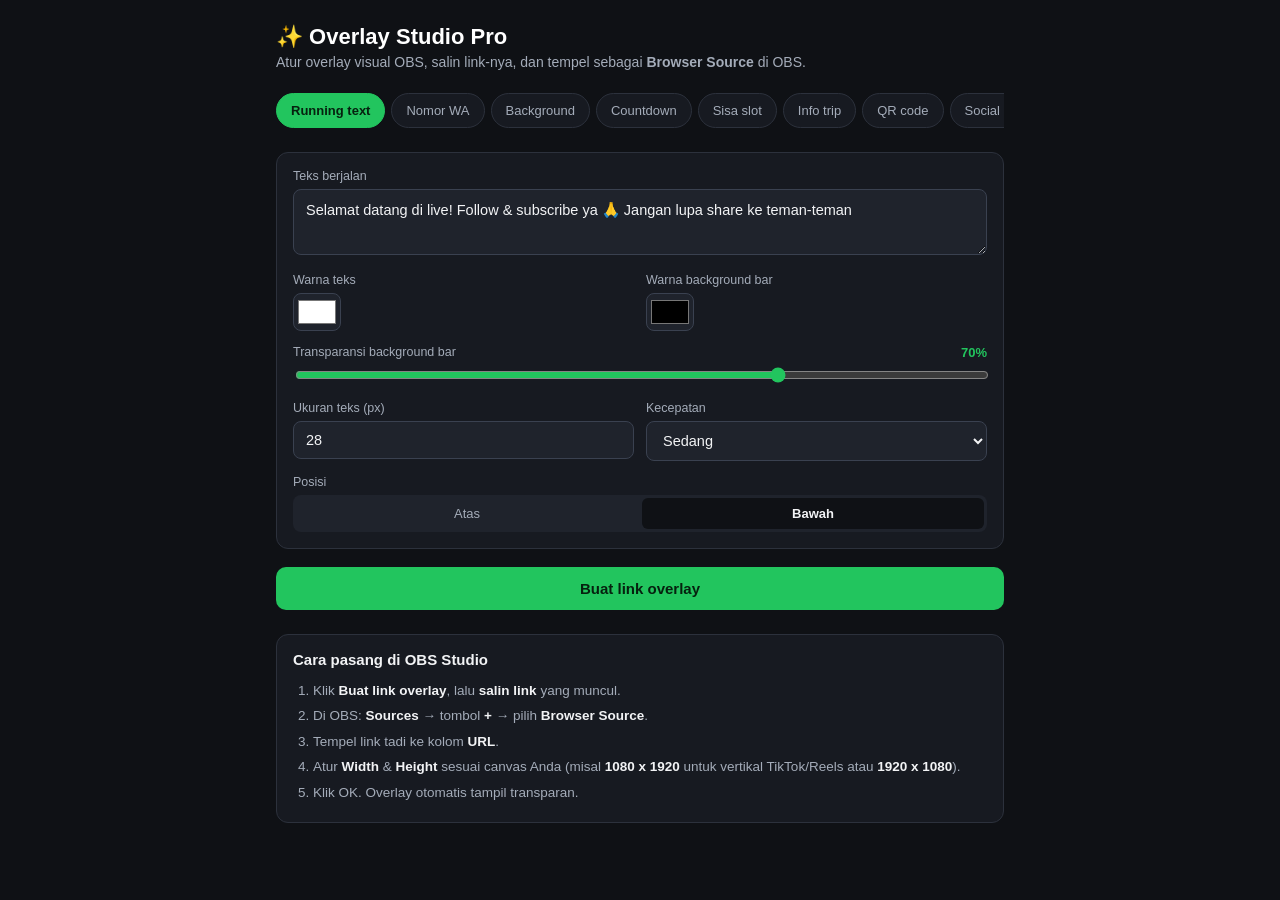
<file: index.html>
<!DOCTYPE html>
<html lang="id">
<head>
  <meta charset="UTF-8">
  <meta name="viewport" content="width=device-width, initial-scale=1, viewport-fit=cover">
  <title>Overlay Studio - OBS Overlay Generator Pro</title>
  <link rel="stylesheet" href="style.css">
</head>
<body>

<div id="editor" class="wrap">
  <h1>✨ Overlay Studio Pro</h1>
  <p class="sub">Atur overlay visual OBS, salin link-nya, dan tempel sebagai <b>Browser Source</b> di OBS.</p>

  <div class="tabs">
    <div class="tab active" data-tab="runningtext">Running text</div>
    <div class="tab" data-tab="wa">Nomor WA</div>
    <div class="tab" data-tab="bg">Background</div>
    <div class="tab" data-tab="countdown">Countdown</div>
    <div class="tab" data-tab="slot">Sisa slot</div>
    <div class="tab" data-tab="trip">Info trip</div>
    <div class="tab" data-tab="qr">QR code</div>
    <div class="tab" data-tab="social">Social bar</div>
    <div class="tab" data-tab="alert">Alert manual</div>
    <div class="tab" data-tab="frame">Bingkai</div>
    <div class="tab" data-tab="livebadge">Live badge</div>
    <div class="tab" data-tab="camcircle">Kamera bulat</div>
    <div class="tab" data-tab="splitline">Garis pemisah</div>
    <div class="tab" data-tab="animtitle">Judul animasi</div>
  </div>

  <!-- RUNNING TEXT -->
  <div class="panel active" id="panel-runningtext">
    <div class="card">
      <div class="row">
        <label>Teks berjalan</label>
        <textarea id="rt-text">Selamat datang di live! Follow & subscribe ya 🙏 Jangan lupa share ke teman-teman</textarea>
      </div>
      <div class="row two-col">
        <div>
          <label>Warna teks</label>
          <div class="color-row"><input type="color" id="rt-color" value="#ffffff"></div>
        </div>
        <div>
          <label>Warna background bar</label>
          <div class="color-row"><input type="color" id="rt-bgcolor" value="#000000"></div>
        </div>
      </div>
      <div class="row">
        <label>Transparansi background bar<span class="range-val" id="rt-opacity-val">70%</span></label>
        <input type="range" id="rt-opacity" min="0" max="100" value="70">
      </div>
      <div class="row two-col">
        <div>
          <label>Ukuran teks (px)</label>
          <input type="number" id="rt-size" value="28" min="10" max="80">
        </div>
        <div>
          <label>Kecepatan</label>
          <select id="rt-speed">
            <option value="35">Lambat</option>
            <option value="20" selected>Sedang</option>
            <option value="10">Cepat</option>
          </select>
        </div>
      </div>
      <div class="row">
        <label>Posisi</label>
        <div class="segment">
          <button data-val="top" class="pos-btn">Atas</button>
          <button data-val="bottom" class="pos-btn active">Bawah</button>
        </div>
      </div>
    </div>
    <button class="btn" onclick="generateLink('runningtext')">Buat link overlay</button>
    <div class="link-box" id="link-runningtext"></div>
    <button class="preview-btn" id="preview-runningtext" style="display:none">Lihat pratinjau</button>
  </div>

  <!-- WA -->
  <div class="panel" id="panel-wa">
    <div class="card">
      <div class="row">
        <label>Nomor WhatsApp (tampil sebagai teks)</label>
        <input type="text" id="wa-number" placeholder="0812-3456-7890" value="0812-3456-7890">
      </div>
      <div class="row">
        <label>Label kecil di atas nomor (opsional)</label>
        <input type="text" id="wa-label" placeholder="Order via WA" value="Order via WhatsApp">
      </div>
      <div class="row two-col">
        <div>
          <label>Warna teks</label>
          <div class="color-row"><input type="color" id="wa-color" value="#ffffff"></div>
        </div>
        <div>
          <label>Warna badge</label>
          <div class="color-row"><input type="color" id="wa-bgcolor" value="#22c55e"></div>
        </div>
      </div>
      <div class="row">
        <label>Efek Animasi</label>
        <div class="segment">
          <button data-val="pulse" class="wa-effect active">Berdenyut</button>
          <button data-val="bounce" class="wa-effect">Memantul</button>
          <button data-val="glow" class="wa-effect">Glow Ripple</button>
          <button data-val="static" class="wa-effect">Diam</button>
        </div>
      </div>
      <div class="row">
        <label>Posisi</label>
        <select id="wa-pos">
          <option value="bottom-right" selected>Kanan bawah</option>
          <option value="bottom-left">Kiri bawah</option>
          <option value="top-right">Kanan atas</option>
          <option value="top-left">Kiri atas</option>
        </select>
      </div>
    </div>
    <button class="btn" onclick="generateLink('wa')">Buat link overlay</button>
    <div class="link-box" id="link-wa"></div>
    <button class="preview-btn" id="preview-wa" style="display:none">Lihat pratinjau</button>
  </div>

  <!-- BG -->
  <div class="panel" id="panel-bg">
    <div class="card">
      <div class="row">
        <label>Gaya background</label>
        <select id="bg-style">
          <option value="particles">Partikel melayang</option>
          <option value="gradient">Gradasi bergerak</option>
          <option value="bokeh">Bokeh lingkaran</option>
          <option value="grid">Grid neon bergerak</option>
        </select>
      </div>
      <div class="row two-col">
        <div>
          <label>Warna utama</label>
          <div class="color-row"><input type="color" id="bg-color1" value="#22c55e"></div>
        </div>
        <div>
          <label>Warna kedua</label>
          <div class="color-row"><input type="color" id="bg-color2" value="#ec4899"></div>
        </div>
      </div>
      <div class="row">
        <label>Kecepatan animasi<span class="range-val" id="bg-speed-val">Sedang</span></label>
        <input type="range" id="bg-speed" min="1" max="3" value="2">
      </div>
      <div class="hint">Background ini transparan — cocok ditaruh sebagai layer paling belakang di OBS, di bawah kamera Anda.</div>
    </div>
    <button class="btn" onclick="generateLink('bg')">Buat link overlay</button>
    <div class="link-box" id="link-bg"></div>
    <button class="preview-btn" id="preview-bg" style="display:none">Lihat pratinjau</button>
  </div>

  <!-- COUNTDOWN -->
  <div class="panel" id="panel-countdown">
    <div class="card">
      <div class="row">
        <label>Judul kecil</label>
        <input type="text" id="cd-title" value="Berangkat dalam">
      </div>
      <div class="row">
        <label>Tanggal & jam target</label>
        <input type="text" id="cd-target" placeholder="2026-10-05T06:00" value="">
        <div class="hint">Format: YYYY-MM-DD lalu jam, misal 2026-10-05T06:00 (jam 6 pagi tgl 5 Okt 2026).</div>
      </div>
      <div class="row two-col">
        <div>
          <label>Warna teks</label>
          <div class="color-row"><input type="color" id="cd-color" value="#ffffff"></div>
        </div>
        <div>
          <label>Warna badge</label>
          <div class="color-row"><input type="color" id="cd-bgcolor" value="#15803d"></div>
        </div>
      </div>
      <div class="row">
        <label>Posisi</label>
        <select id="cd-pos">
          <option value="top-center" selected>Tengah atas</option>
          <option value="top-right">Kanan atas</option>
          <option value="top-left">Kiri atas</option>
          <option value="bottom-center">Tengah bawah</option>
        </select>
      </div>
    </div>
    <button class="btn" onclick="generateLink('countdown')">Buat link overlay</button>
    <div class="link-box" id="link-countdown"></div>
    <button class="preview-btn" id="preview-countdown" style="display:none">Lihat pratinjau</button>
  </div>

  <!-- SLOT -->
  <div class="panel" id="panel-slot">
    <div class="card">
      <div class="row two-col">
        <div>
          <label>Sisa slot</label>
          <input type="number" id="slot-sisa" value="4" min="0">
        </div>
        <div>
          <label>Total kuota</label>
          <input type="number" id="slot-total" value="15" min="1">
        </div>
      </div>
      <div class="row">
        <label>Teks tambahan (opsional)</label>
        <input type="text" id="slot-label" value="Slot pendakian tersisa">
      </div>
      <div class="row two-col">
        <div>
          <label>Warna teks</label>
          <div class="color-row"><input type="color" id="slot-color" value="#ffffff"></div>
        </div>
        <div>
          <label>Warna badge</label>
          <div class="color-row"><input type="color" id="slot-bgcolor" value="#d97706"></div>
        </div>
      </div>
      <div class="row">
        <label>Posisi</label>
        <select id="slot-pos">
          <option value="top-right" selected>Kanan atas</option>
          <option value="top-left">Kiri atas</option>
          <option value="bottom-right">Kanan bawah</option>
          <option value="bottom-left">Kiri bawah</option>
        </select>
      </div>
    </div>
    <button class="btn" onclick="generateLink('slot')">Buat link overlay</button>
    <div class="link-box" id="link-slot"></div>
    <button class="preview-btn" id="preview-slot" style="display:none">Lihat pratinjau</button>
  </div>

  <!-- TRIP INFO -->
  <div class="panel" id="panel-trip">
    <div class="card">
      <div class="row">
        <label>Nama gunung / trip</label>
        <input type="text" id="trip-nama" value="Gunung Prau via Patak Banteng">
      </div>
      <div class="row two-col">
        <div>
          <label>Tanggal</label>
          <input type="text" id="trip-tanggal" value="5-6 Okt 2026">
        </div>
        <div>
          <label>Harga</label>
          <input type="text" id="trip-harga" value="Rp350.000">
        </div>
      </div>
      <div class="row">
        <label>Fasilitas singkat (opsional)</label>
        <input type="text" id="trip-fasilitas" value="Termasuk: guide, tenda, makan 3x">
      </div>
      <div class="row two-col">
        <div>
          <label>Warna teks</label>
          <div class="color-row"><input type="color" id="trip-color" value="#ffffff"></div>
        </div>
        <div>
          <label>Warna panel</label>
          <div class="color-row"><input type="color" id="trip-bgcolor" value="#1e3a2f"></div>
        </div>
      </div>
    </div>
    <button class="btn" onclick="generateLink('trip')">Buat link overlay</button>
    <div class="link-box" id="link-trip"></div>
    <button class="preview-btn" id="preview-trip" style="display:none">Lihat pratinjau</button>
  </div>

  <!-- QR -->
  <div class="panel" id="panel-qr">
    <div class="card">
      <div class="row">
        <label>Isi QR (link pendaftaran / wa.me / dll)</label>
        <input type="text" id="qr-data" value="https://wa.me/6281234567890">
      </div>
      <div class="row">
        <label>Label di bawah QR</label>
        <input type="text" id="qr-label" value="Scan untuk daftar">
      </div>
      <div class="row">
        <label>Posisi</label>
        <select id="qr-pos">
          <option value="bottom-right" selected>Kanan bawah</option>
          <option value="bottom-left">Kiri bawah</option>
          <option value="top-right">Kanan atas</option>
          <option value="top-left">Kiri atas</option>
        </select>
      </div>
    </div>
    <button class="btn" onclick="generateLink('qr')">Buat link overlay</button>
    <div class="link-box" id="link-qr"></div>
    <button class="preview-btn" id="preview-qr" style="display:none">Lihat pratinjau</button>
  </div>

  <!-- SOCIAL BAR -->
  <div class="panel" id="panel-social">
    <div class="card">
      <div class="row">
        <label>Instagram</label>
        <input type="text" id="soc-ig" value="@opentrip.id">
      </div>
      <div class="row">
        <label>TikTok</label>
        <input type="text" id="soc-tiktok" value="@opentrip.id">
      </div>
      <div class="row">
        <label>WhatsApp</label>
        <input type="text" id="soc-wa" value="0812-3456-7890">
      </div>
      <div class="row two-col">
        <div>
          <label>Warna teks</label>
          <div class="color-row"><input type="color" id="soc-color" value="#ffffff"></div>
        </div>
        <div>
          <label>Warna bar</label>
          <div class="color-row"><input type="color" id="soc-bgcolor" value="#0f172a"></div>
        </div>
      </div>
      <div class="row">
        <label>Posisi</label>
        <select id="soc-pos">
          <option value="top" selected>Bar atas</option>
          <option value="bottom">Bar bawah</option>
        </select>
      </div>
    </div>
    <button class="btn" onclick="generateLink('social')">Buat link overlay</button>
    <div class="link-box" id="link-social"></div>
    <button class="preview-btn" id="preview-social" style="display:none">Lihat pratinjau</button>
  </div>

  <!-- ALERT MANUAL -->
  <div class="panel" id="panel-alert">
    <div class="card">
      <div class="row">
        <label>Teks alert</label>
        <input type="text" id="alert-text" value="Pendaftar baru masuk!">
      </div>
      <div class="row two-col">
        <div>
          <label>Warna teks</label>
          <div class="color-row"><input type="color" id="alert-color" value="#ffffff"></div>
        </div>
        <div>
          <label>Warna badge</label>
          <div class="color-row"><input type="color" id="alert-bgcolor" value="#ec4899"></div>
        </div>
      </div>
      <div class="row">
        <label>Muncul selama (detik)</label>
        <input type="number" id="alert-durasi" value="5" min="2" max="30">
      </div>
    </div>
    <button class="btn" onclick="generateLink('alert')">Buat link overlay</button>
    <div class="link-box" id="link-alert"></div>
    <button class="preview-btn" id="preview-alert" style="display:none">Lihat pratinjau</button>
  </div>

  <!-- FRAME -->
  <div class="panel" id="panel-frame">
    <div class="card">
      <div class="row">
        <label>Warna bingkai</label>
        <div class="color-row"><input type="color" id="frame-color" value="#22c55e"></div>
      </div>
      <div class="row">
        <label>Gaya Bingkai</label>
        <select id="frame-style">
          <option value="corners">Sudut saja</option>
          <option value="full" selected>Garis penuh tepi</option>
          <option value="sparkle">Garis + kilau bergerak</option>
        </select>
      </div>
      <div class="row">
        <label>Ketebalan (px)</label>
        <input type="number" id="frame-thick" value="6" min="2" max="20">
      </div>
    </div>
    <button class="btn" onclick="generateLink('frame')">Buat link overlay</button>
    <div class="link-box" id="link-frame"></div>
    <button class="preview-btn" id="preview-frame" style="display:none">Lihat pratinjau</button>
  </div>

  <!-- LIVE BADGE -->
  <div class="panel" id="panel-livebadge">
    <div class="card">
      <div class="row">
        <label>Teks badge</label>
        <input type="text" id="lb-text" value="Live di TikTok & YouTube">
      </div>
      <div class="row two-col">
        <div>
          <label>Warna teks</label>
          <div class="color-row"><input type="color" id="lb-color" value="#111111"></div>
        </div>
        <div>
          <label>Warna badge</label>
          <div class="color-row"><input type="color" id="lb-bgcolor" value="#ffffff"></div>
        </div>
      </div>
      <div class="row">
        <label>Posisi</label>
        <select id="lb-pos">
          <option value="top-center" selected>Tengah atas</option>
          <option value="center">Tengah layar</option>
          <option value="bottom-center">Tengah bawah</option>
        </select>
      </div>
      <div class="hint">Memiliki ikon titik merah berkedip khas siaran LIVE / REC otomatis di sebelah teks.</div>
    </div>
    <button class="btn" onclick="generateLink('livebadge')">Buat link overlay</button>
    <div class="link-box" id="link-livebadge"></div>
    <button class="preview-btn" id="preview-livebadge" style="display:none">Lihat pratinjau</button>
  </div>

  <!-- CAMERA CIRCLE -->
  <div class="panel" id="panel-camcircle">
    <div class="card">
      <div class="row">
        <label>Ukuran lingkaran</label>
        <select id="cc-size">
          <option value="180">Kecil (180px)</option>
          <option value="260" selected>Sedang (260px)</option>
          <option value="340">Besar (340px)</option>
        </select>
      </div>
      <div class="row">
        <label>Gaya Animasi Ring</label>
        <select id="cc-anim">
          <option value="glow-spin" selected>✨ Neon Glow Spin (Berputar)</option>
          <option value="cyber-tech">🌐 Cyber Tech Ring (Dashed Spin)</option>
          <option value="pulse-wave">🌊 Pulse Wave (Berdenyut)</option>
          <option value="static">⏸️ Statis Elegan</option>
        </select>
      </div>
      <div class="row">
        <label>Posisi</label>
        <select id="cc-pos">
          <option value="bottom-right" selected>Kanan bawah</option>
          <option value="bottom-left">Kiri bawah</option>
          <option value="top-right">Kanan atas</option>
          <option value="top-left">Kiri atas</option>
        </select>
      </div>
      <div class="row two-col">
        <div>
          <label>Warna border</label>
          <div class="color-row"><input type="color" id="cc-bordercolor" value="#22c55e"></div>
        </div>
        <div>
          <label>Ketebalan border (px)</label>
          <input type="number" id="cc-borderthick" value="6" min="2" max="20">
        </div>
      </div>
    </div>
    <button class="btn" onclick="generateLink('camcircle')">Buat link overlay</button>
    <div class="link-box" id="link-camcircle"></div>
    <button class="preview-btn" id="preview-camcircle" style="display:none">Lihat pratinjau</button>
  </div>

  <!-- SPLIT LINE -->
  <div class="panel" id="panel-splitline">
    <div class="card">
      <div class="row">
        <label>Gaya Animasi Garis Pemisah</label>
        <select id="split-anim">
          <option value="laser-beam" selected>⚡ Laser Sweep (Cahaya Jalan)</option>
          <option value="rgb-flow">🌈 RGB Gradient Flow</option>
          <option value="neon-pulse">🔮 Neon Glow Pulse</option>
          <option value="static">⏸️ Garis Solid Statis</option>
        </select>
      </div>
      <div class="row">
        <label>Posisi garis</label>
        <select id="split-pos">
          <option value="50" selected>Tengah (50%)</option>
          <option value="40">Lebih ke atas (40%)</option>
          <option value="60">Lebih ke bawah (60%)</option>
        </select>
      </div>
      <div class="row two-col">
        <div>
          <label>Warna garis</label>
          <div class="color-row"><input type="color" id="split-color" value="#3b82f6"></div>
        </div>
        <div>
          <label>Ketebalan (px)</label>
          <input type="number" id="split-thick" value="6" min="2" max="20">
        </div>
      </div>
    </div>
    <button class="btn" onclick="generateLink('splitline')">Buat link overlay</button>
    <div class="link-box" id="link-splitline"></div>
    <button class="preview-btn" id="preview-splitline" style="display:none">Lihat pratinjau</button>
  </div>

  <!-- ANIMATED TITLE -->
  <div class="panel" id="panel-animtitle">
    <div class="card">
      <div class="row">
        <label>Teks judul</label>
        <input type="text" id="at-text" value="CITO ADVENTURE" maxlength="30" autocomplete="off">
        <div class="hint">Huruf A sampai Z dan spasi.</div>
      </div>
      <div class="row">
        <label>Tema warna</label>
        <select id="at-theme">
          <option value="0">Asli (Ungu - Biru)</option>
          <option value="1">Laut (Biru - Cyan)</option>
          <option value="2">Sunset (Oranye - Merah)</option>
          <option value="3">Neon (Hijau - Pink)</option>
          <option value="4">Hutan (Hijau Zaitun)</option>
          <option value="5" selected>🎨 Kustom (Pakai 2 warna di bawah)</option>
        </select>
      </div>
      <div class="row two-col">
        <div>
          <label>Warna awal (Kustom)</label>
          <div class="color-row"><input type="color" id="at-c1" value="#973bed"></div>
        </div>
        <div>
          <label>Warna akhir (Kustom)</label>
          <div class="color-row"><input type="color" id="at-c2" value="#007cff"></div>
        </div>
      </div>
      <div class="row two-col">
        <div>
          <label>Ukuran huruf</label>
          <select id="at-size">
            <option value="60">Kecil</option>
            <option value="100" selected>Sedang</option>
            <option value="160">Besar</option>
          </select>
        </div>
        <div>
          <label>Posisi</label>
          <select id="at-pos">
            <option value="center" selected>Tengah layar</option>
            <option value="top-center">Tengah atas</option>
            <option value="bottom-center">Tengah bawah</option>
          </select>
        </div>
      </div>
    </div>
    <button class="btn" onclick="generateLink('animtitle')">Buat link overlay</button>
    <div class="link-box" id="link-animtitle"></div>
    <button class="preview-btn" id="preview-animtitle" style="display:none">Lihat pratinjau</button>
  </div>

  <div class="obs-steps">
    <h3>Cara pasang di OBS Studio</h3>
    <ol>
      <li>Klik <b>Buat link overlay</b>, lalu <b>salin link</b> yang muncul.</li>
      <li>Di OBS: <b>Sources</b> → tombol <b>+</b> → pilih <b>Browser Source</b>.</li>
      <li>Tempel link tadi ke kolom <b>URL</b>.</li>
      <li>Atur <b>Width</b> & <b>Height</b> sesuai canvas Anda (misal <b>1080 x 1920</b> untuk vertikal TikTok/Reels atau <b>1920 x 1080</b>).</li>
      <li>Klik OK. Overlay otomatis tampil transparan.</li>
    </ol>
  </div>
</div>

<!-- OVERLAY RENDER TARGETS -->
<div id="ov-runningtext" style="display:none"></div>
<div id="ov-wa" style="display:none"></div>
<div id="ov-bg" style="display:none"></div>
<div id="ov-countdown" style="display:none"></div>
<div id="ov-slot" style="display:none"></div>
<div id="ov-trip" style="display:none"></div>
<div id="ov-qr" style="display:none"></div>
<div id="ov-social" style="display:none"></div>
<div id="ov-alert" style="display:none"></div>
<div id="ov-frame" style="display:none"></div>
<div id="ov-livebadge" style="display:none"></div>
<div id="ov-camcircle" style="display:none"></div>
<div id="ov-splitline" style="display:none"></div>
<div id="ov-animtitle" style="display:none"></div>

<script src="editor.js"></script>
<script src="overlay.js"></script>

</body>
</html>
</file>
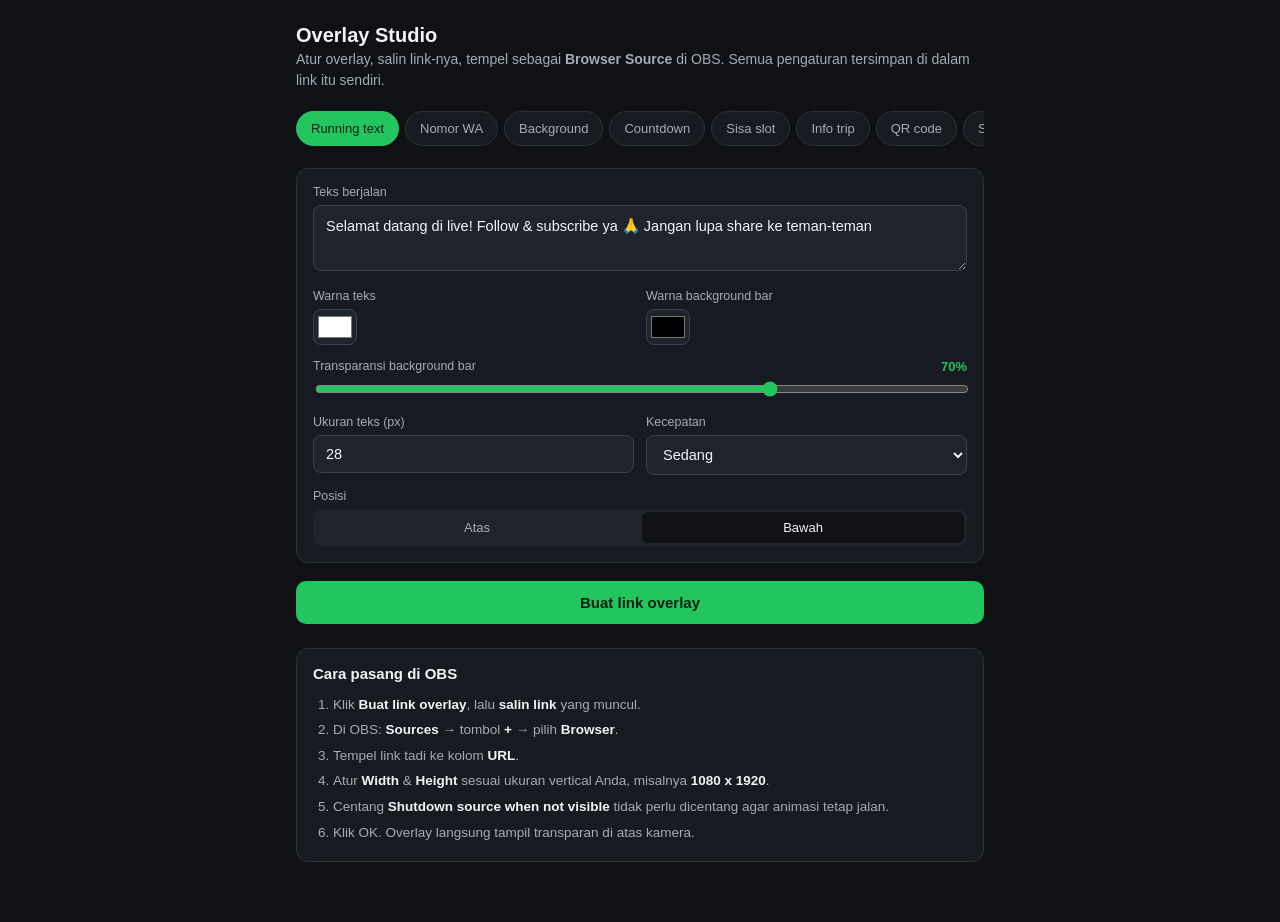
<file: Index.html>
<!DOCTYPE html>
<html lang="id">
<head>
<meta charset="UTF-8">
<meta name="viewport" content="width=device-width, initial-scale=1, viewport-fit=cover">
<title>Overlay Studio - OBS Overlay Generator</title>
<style>
  :root {
    --bg0: #0f1115; --bg1: #171a21; --bg2: #1f232c;
    --border: #2c313c; --border-strong: #3a4150;
    --text-primary: #f2f3f5; --text-secondary: #a4acb9; --text-muted: #6b7280;
    --accent: #22c55e; --accent-dark: #15803d;
    --pink: #ec4899; --blue: #3b82f6; --amber: #f59e0b;
    --radius: 10px;
  }
  * { box-sizing: border-box; }
  html, body {
    margin: 0; padding: 0;
    background: var(--bg0);
    color: var(--text-primary);
    font-family: -apple-system, BlinkMacSystemFont, "Segoe UI", Roboto, sans-serif;
    padding-top: env(safe-area-inset-top, 0px);
    padding-bottom: env(safe-area-inset-bottom, 0px);
  }
  .wrap { max-width: 720px; margin: 0 auto; padding: 20px 16px 60px; }
  h1 { font-size: 20px; font-weight: 600; margin: 4px 0 2px; }
  .sub { color: var(--text-secondary); font-size: 14px; margin: 0 0 20px; line-height: 1.5; }
  .tabs { display: flex; gap: 6px; overflow-x: auto; padding-bottom: 4px; margin-bottom: 18px; }
  .tab {
    flex: 0 0 auto; padding: 9px 14px; border-radius: 999px;
    background: var(--bg1); border: 1px solid var(--border);
    color: var(--text-secondary); font-size: 13px; font-weight: 500;
    cursor: pointer; white-space: nowrap; user-select: none;
  }
  .tab.active { background: var(--accent); border-color: var(--accent); color: #06210f; }
  .panel { display: none; }
  .panel.active { display: block; }
  .card {
    background: var(--bg1); border: 1px solid var(--border);
    border-radius: 12px; padding: 16px; margin-bottom: 14px;
  }
  label { display: block; font-size: 12.5px; color: var(--text-secondary); margin: 0 0 6px; font-weight: 500; }
  .row { margin-bottom: 14px; }
  .row:last-child { margin-bottom: 0; }
  input[type=text], input[type=number], select, textarea {
    width: 100%; background: var(--bg2); border: 1px solid var(--border-strong);
    color: var(--text-primary); border-radius: 8px; padding: 10px 12px;
    font-size: 14.5px; font-family: inherit;
  }
  textarea { resize: vertical; min-height: 60px; line-height: 1.5; }
  input[type=color] {
    width: 44px; height: 36px; border-radius: 8px; border: 1px solid var(--border-strong);
    background: var(--bg2); padding: 2px; cursor: pointer;
  }
  input[type=range] { width: 100%; accent-color: var(--accent); }
  .two-col { display: grid; grid-template-columns: 1fr 1fr; gap: 12px; }
  .color-row { display: flex; align-items: center; gap: 10px; }
  .color-row span { font-size: 13px; color: var(--text-muted); }
  .hint { font-size: 12px; color: var(--text-muted); margin-top: 5px; line-height: 1.4; }
  .range-val { font-size: 13px; color: var(--accent); font-weight: 600; float: right; }
  .btn {
    width: 100%; padding: 13px; border-radius: 10px; border: none;
    background: var(--accent); color: #06210f; font-size: 15px; font-weight: 600;
    cursor: pointer; margin-top: 4px;
  }
  .btn:active { transform: scale(0.98); }
  .link-box {
    background: var(--bg2); border: 1px solid var(--border-strong); border-radius: 8px;
    padding: 10px 12px; font-size: 12px; color: var(--text-secondary);
    word-break: break-all; margin-top: 12px; font-family: monospace; display: none;
    line-height: 1.5;
  }
  .link-box.show { display: block; }
  .copied { color: var(--accent) !important; }
  .preview-btn {
    display: block; text-align: center; margin-top: 10px; padding: 11px;
    border-radius: 10px; border: 1px solid var(--border-strong); color: var(--text-primary);
    text-decoration: none; font-size: 14px; font-weight: 500; background: var(--bg2);
  }
  .obs-steps {
    background: var(--bg1); border: 1px solid var(--border); border-radius: 12px;
    padding: 16px; margin-top: 24px;
  }
  .obs-steps h3 { font-size: 15px; margin: 0 0 10px; }
  .obs-steps ol { margin: 0; padding-left: 20px; color: var(--text-secondary); font-size: 13.5px; line-height: 1.9; }
  .obs-steps b { color: var(--text-primary); }
  .segment { display: flex; gap: 4px; background: var(--bg2); border-radius: 8px; padding: 3px; }
  .segment button {
    flex: 1; padding: 8px; border: none; border-radius: 6px; background: transparent;
    color: var(--text-secondary); font-size: 13px; cursor: pointer; font-weight: 500;
  }
  .segment button.active { background: var(--bg0); color: var(--text-primary); }
</style>
</head>
<body>

<div id="editor" class="wrap">
  <h1>Overlay Studio</h1>
  <p class="sub">Atur overlay, salin link-nya, tempel sebagai <b>Browser Source</b> di OBS. Semua pengaturan tersimpan di dalam link itu sendiri.</p>

  <div class="tabs">
    <div class="tab active" data-tab="runningtext">Running text</div>
    <div class="tab" data-tab="wa">Nomor WA</div>
    <div class="tab" data-tab="bg">Background</div>
    <div class="tab" data-tab="countdown">Countdown</div>
    <div class="tab" data-tab="slot">Sisa slot</div>
    <div class="tab" data-tab="trip">Info trip</div>
    <div class="tab" data-tab="qr">QR code</div>
    <div class="tab" data-tab="social">Social bar</div>
    <div class="tab" data-tab="alert">Alert manual</div>
    <div class="tab" data-tab="frame">Bingkai</div>
    <div class="tab" data-tab="livebadge">Live badge</div>
    <div class="tab" data-tab="camcircle">Kamera bulat</div>
    <div class="tab" data-tab="splitline">Garis pemisah</div>
  </div>

  <!-- RUNNING TEXT -->
  <div class="panel active" id="panel-runningtext">
    <div class="card">
      <div class="row">
        <label>Teks berjalan</label>
        <textarea id="rt-text">Selamat datang di live! Follow & subscribe ya 🙏 Jangan lupa share ke teman-teman</textarea>
      </div>
      <div class="row two-col">
        <div>
          <label>Warna teks</label>
          <div class="color-row"><input type="color" id="rt-color" value="#ffffff"></div>
        </div>
        <div>
          <label>Warna background bar</label>
          <div class="color-row"><input type="color" id="rt-bgcolor" value="#000000"></div>
        </div>
      </div>
      <div class="row">
        <label>Transparansi background bar<span class="range-val" id="rt-opacity-val">70%</span></label>
        <input type="range" id="rt-opacity" min="0" max="100" value="70">
      </div>
      <div class="row two-col">
        <div>
          <label>Ukuran teks (px)</label>
          <input type="number" id="rt-size" value="28" min="10" max="80">
        </div>
        <div>
          <label>Kecepatan</label>
          <select id="rt-speed">
            <option value="35">Lambat</option>
            <option value="20" selected>Sedang</option>
            <option value="10">Cepat</option>
          </select>
        </div>
      </div>
      <div class="row">
        <label>Posisi</label>
        <div class="segment">
          <button data-val="top" class="pos-btn">Atas</button>
          <button data-val="bottom" class="pos-btn active">Bawah</button>
        </div>
      </div>
    </div>
    <button class="btn" onclick="generateLink('runningtext')">Buat link overlay</button>
    <div class="link-box" id="link-runningtext"></div>
    <button class="preview-btn" id="preview-runningtext" style="display:none">Lihat pratinjau</button>
  </div>

  <!-- WA -->
  <div class="panel" id="panel-wa">
    <div class="card">
      <div class="row">
        <label>Nomor WhatsApp (tampil sebagai teks)</label>
        <input type="text" id="wa-number" placeholder="0812-3456-7890" value="0812-3456-7890">
      </div>
      <div class="row">
        <label>Label kecil di atas nomor (opsional)</label>
        <input type="text" id="wa-label" placeholder="Order via WA" value="Order via WhatsApp">
      </div>
      <div class="row two-col">
        <div>
          <label>Warna teks</label>
          <div class="color-row"><input type="color" id="wa-color" value="#ffffff"></div>
        </div>
        <div>
          <label>Warna badge</label>
          <div class="color-row"><input type="color" id="wa-bgcolor" value="#22c55e"></div>
        </div>
      </div>
      <div class="row">
        <label>Efek</label>
        <div class="segment">
          <button data-val="pulse" class="wa-effect active">Berdenyut</button>
          <button data-val="bounce" class="wa-effect">Memantul</button>
          <button data-val="static" class="wa-effect">Diam</button>
        </div>
      </div>
      <div class="row">
        <label>Posisi</label>
        <select id="wa-pos">
          <option value="bottom-right" selected>Kanan bawah</option>
          <option value="bottom-left">Kiri bawah</option>
          <option value="top-right">Kanan atas</option>
          <option value="top-left">Kiri atas</option>
        </select>
      </div>
    </div>
    <button class="btn" onclick="generateLink('wa')">Buat link overlay</button>
    <div class="link-box" id="link-wa"></div>
    <button class="preview-btn" id="preview-wa" style="display:none">Lihat pratinjau</button>
  </div>

  <!-- BG -->
  <div class="panel" id="panel-bg">
    <div class="card">
      <div class="row">
        <label>Gaya background</label>
        <select id="bg-style">
          <option value="particles">Partikel melayang</option>
          <option value="gradient">Gradasi bergerak</option>
          <option value="bokeh">Bokeh lingkaran</option>
          <option value="grid">Grid neon bergerak</option>
        </select>
      </div>
      <div class="row two-col">
        <div>
          <label>Warna utama</label>
          <div class="color-row"><input type="color" id="bg-color1" value="#22c55e"></div>
        </div>
        <div>
          <label>Warna kedua</label>
          <div class="color-row"><input type="color" id="bg-color2" value="#ec4899"></div>
        </div>
      </div>
      <div class="row">
        <label>Kecepatan animasi<span class="range-val" id="bg-speed-val">Sedang</span></label>
        <input type="range" id="bg-speed" min="1" max="3" value="2">
      </div>
      <div class="hint">Background ini transparan — cocok ditaruh sebagai layer paling belakang di OBS, di bawah kamera Anda.</div>
    </div>
    <button class="btn" onclick="generateLink('bg')">Buat link overlay</button>
    <div class="link-box" id="link-bg"></div>
    <button class="preview-btn" id="preview-bg" style="display:none">Lihat pratinjau</button>
  </div>

  <!-- COUNTDOWN -->
  <div class="panel" id="panel-countdown">
    <div class="card">
      <div class="row">
        <label>Judul kecil</label>
        <input type="text" id="cd-title" value="Berangkat dalam">
      </div>
      <div class="row">
        <label>Tanggal & jam target</label>
        <input type="text" id="cd-target" placeholder="2026-10-05T06:00" value="">
        <div class="hint">Format: YYYY-MM-DD lalu jam, misal 2026-10-05T06:00 (jam 6 pagi tgl 5 Okt 2026). Boleh diketik manual.</div>
      </div>
      <div class="row two-col">
        <div>
          <label>Warna teks</label>
          <div class="color-row"><input type="color" id="cd-color" value="#ffffff"></div>
        </div>
        <div>
          <label>Warna badge</label>
          <div class="color-row"><input type="color" id="cd-bgcolor" value="#15803d"></div>
        </div>
      </div>
      <div class="row">
        <label>Posisi</label>
        <select id="cd-pos">
          <option value="top-center" selected>Tengah atas</option>
          <option value="top-right">Kanan atas</option>
          <option value="top-left">Kiri atas</option>
          <option value="bottom-center">Tengah bawah</option>
        </select>
      </div>
      <div class="hint">Kalau waktu sudah lewat, overlay otomatis menampilkan "Trip sudah dimulai".</div>
    </div>
    <button class="btn" onclick="generateLink('countdown')">Buat link overlay</button>
    <div class="link-box" id="link-countdown"></div>
    <button class="preview-btn" id="preview-countdown" style="display:none">Lihat pratinjau</button>
  </div>

  <!-- SLOT -->
  <div class="panel" id="panel-slot">
    <div class="card">
      <div class="row two-col">
        <div>
          <label>Sisa slot</label>
          <input type="number" id="slot-sisa" value="4" min="0">
        </div>
        <div>
          <label>Total kuota</label>
          <input type="number" id="slot-total" value="15" min="1">
        </div>
      </div>
      <div class="row">
        <label>Teks tambahan (opsional)</label>
        <input type="text" id="slot-label" value="Slot pendakian tersisa">
      </div>
      <div class="row two-col">
        <div>
          <label>Warna teks</label>
          <div class="color-row"><input type="color" id="slot-color" value="#ffffff"></div>
        </div>
        <div>
          <label>Warna badge</label>
          <div class="color-row"><input type="color" id="slot-bgcolor" value="#d97706"></div>
        </div>
      </div>
      <div class="row">
        <label>Posisi</label>
        <select id="slot-pos">
          <option value="top-right" selected>Kanan atas</option>
          <option value="top-left">Kiri atas</option>
          <option value="bottom-right">Kanan bawah</option>
          <option value="bottom-left">Kiri bawah</option>
        </select>
      </div>
      <div class="hint">Angka sisa slot ini manual — ubah di sini lalu generate ulang link setiap kali slot berkurang.</div>
    </div>
    <button class="btn" onclick="generateLink('slot')">Buat link overlay</button>
    <div class="link-box" id="link-slot"></div>
    <button class="preview-btn" id="preview-slot" style="display:none">Lihat pratinjau</button>
  </div>

  <!-- TRIP INFO (lower third) -->
  <div class="panel" id="panel-trip">
    <div class="card">
      <div class="row">
        <label>Nama gunung / trip</label>
        <input type="text" id="trip-nama" value="Gunung Prau via Patak Banteng">
      </div>
      <div class="row two-col">
        <div>
          <label>Tanggal</label>
          <input type="text" id="trip-tanggal" value="5-6 Okt 2026">
        </div>
        <div>
          <label>Harga</label>
          <input type="text" id="trip-harga" value="Rp350.000">
        </div>
      </div>
      <div class="row">
        <label>Fasilitas singkat (opsional)</label>
        <input type="text" id="trip-fasilitas" value="Termasuk: guide, tenda, makan 3x">
      </div>
      <div class="row two-col">
        <div>
          <label>Warna teks</label>
          <div class="color-row"><input type="color" id="trip-color" value="#ffffff"></div>
        </div>
        <div>
          <label>Warna panel</label>
          <div class="color-row"><input type="color" id="trip-bgcolor" value="#1e3a2f"></div>
        </div>
      </div>
      <div class="hint">Muncul dari bawah lalu diam beberapa detik, cocok dipakai saat Anda menjelaskan detail trip.</div>
    </div>
    <button class="btn" onclick="generateLink('trip')">Buat link overlay</button>
    <div class="link-box" id="link-trip"></div>
    <button class="preview-btn" id="preview-trip" style="display:none">Lihat pratinjau</button>
  </div>

  <!-- QR -->
  <div class="panel" id="panel-qr">
    <div class="card">
      <div class="row">
        <label>Isi QR (link pendaftaran / wa.me / dll)</label>
        <input type="text" id="qr-data" value="https://wa.me/6281234567890">
      </div>
      <div class="row">
        <label>Label di bawah QR</label>
        <input type="text" id="qr-label" value="Scan untuk daftar">
      </div>
      <div class="row">
        <label>Posisi</label>
        <select id="qr-pos">
          <option value="bottom-right" selected>Kanan bawah</option>
          <option value="bottom-left">Kiri bawah</option>
          <option value="top-right">Kanan atas</option>
          <option value="top-left">Kiri atas</option>
        </select>
      </div>
      <div class="hint">QR dibuat otomatis dari isi di atas, tampil dengan kotak putih agar mudah discan.</div>
    </div>
    <button class="btn" onclick="generateLink('qr')">Buat link overlay</button>
    <div class="link-box" id="link-qr"></div>
    <button class="preview-btn" id="preview-qr" style="display:none">Lihat pratinjau</button>
  </div>

  <!-- SOCIAL BAR -->
  <div class="panel" id="panel-social">
    <div class="card">
      <div class="row">
        <label>Instagram</label>
        <input type="text" id="soc-ig" value="@opentrip.id">
      </div>
      <div class="row">
        <label>TikTok</label>
        <input type="text" id="soc-tiktok" value="@opentrip.id">
      </div>
      <div class="row">
        <label>WhatsApp</label>
        <input type="text" id="soc-wa" value="0812-3456-7890">
      </div>
      <div class="row two-col">
        <div>
          <label>Warna teks</label>
          <div class="color-row"><input type="color" id="soc-color" value="#ffffff"></div>
        </div>
        <div>
          <label>Warna bar</label>
          <div class="color-row"><input type="color" id="soc-bgcolor" value="#0f172a"></div>
        </div>
      </div>
      <div class="row">
        <label>Posisi</label>
        <select id="soc-pos">
          <option value="top" selected>Bar atas</option>
          <option value="bottom">Bar bawah</option>
        </select>
      </div>
    </div>
    <button class="btn" onclick="generateLink('social')">Buat link overlay</button>
    <div class="link-box" id="link-social"></div>
    <button class="preview-btn" id="preview-social" style="display:none">Lihat pratinjau</button>
  </div>

  <!-- ALERT MANUAL -->
  <div class="panel" id="panel-alert">
    <div class="card">
      <div class="row">
        <label>Teks alert</label>
        <input type="text" id="alert-text" value="Pendaftar baru masuk!">
      </div>
      <div class="row two-col">
        <div>
          <label>Warna teks</label>
          <div class="color-row"><input type="color" id="alert-color" value="#ffffff"></div>
        </div>
        <div>
          <label>Warna badge</label>
          <div class="color-row"><input type="color" id="alert-bgcolor" value="#ec4899"></div>
        </div>
      </div>
      <div class="row">
        <label>Muncul selama (detik)</label>
        <input type="number" id="alert-durasi" value="5" min="2" max="30">
      </div>
      <div class="hint">Beda dari overlay lain: overlay ini muncul di tengah, tampil sesuai durasi, lalu hilang otomatis. Gunakan tombol pratinjau untuk memicunya ulang tiap kali dibutuhkan — untuk OBS, buka source ini lalu klik "Tampilkan lagi" di pojok saat mau memicu manual.</div>
    </div>
    <button class="btn" onclick="generateLink('alert')">Buat link overlay</button>
    <div class="link-box" id="link-alert"></div>
    <button class="preview-btn" id="preview-alert" style="display:none">Lihat pratinjau</button>
  </div>

  <!-- FRAME -->
  <div class="panel" id="panel-frame">
    <div class="card">
      <div class="row">
        <label>Warna bingkai</label>
        <div class="color-row"><input type="color" id="frame-color" value="#22c55e"></div>
      </div>
      <div class="row">
        <label>Gaya</label>
        <select id="frame-style">
          <option value="corners">Sudut saja</option>
          <option value="full" selected>Garis penuh tepi</option>
          <option value="sparkle">Garis + kilau bergerak</option>
        </select>
      </div>
      <div class="row">
        <label>Ketebalan (px)</label>
        <input type="number" id="frame-thick" value="6" min="2" max="20">
      </div>
      <div class="hint">Taruh sebagai layer paling atas di OBS agar bingkai tampil mengelilingi seluruh tampilan live.</div>
    </div>
    <button class="btn" onclick="generateLink('frame')">Buat link overlay</button>
    <div class="link-box" id="link-frame"></div>
    <button class="preview-btn" id="preview-frame" style="display:none">Lihat pratinjau</button>
  </div>

  <!-- LIVE BADGE -->
  <div class="panel" id="panel-livebadge">
    <div class="card">
      <div class="row">
        <label>Teks badge</label>
        <input type="text" id="lb-text" value="Live di TikTok & YouTube">
      </div>
      <div class="row two-col">
        <div>
          <label>Warna teks</label>
          <div class="color-row"><input type="color" id="lb-color" value="#111111"></div>
        </div>
        <div>
          <label>Warna badge</label>
          <div class="color-row"><input type="color" id="lb-bgcolor" value="#ffffff"></div>
        </div>
      </div>
      <div class="row">
        <label>Posisi</label>
        <select id="lb-pos">
          <option value="top-center" selected>Tengah atas</option>
          <option value="center">Tengah layar</option>
          <option value="bottom-center">Tengah bawah</option>
        </select>
      </div>
      <div class="hint">Badge kotak dengan ikon chat di kiri-kanan, mirip label "Live on Twitch" yang biasa dipakai untuk menandai simulcast.</div>
    </div>
    <button class="btn" onclick="generateLink('livebadge')">Buat link overlay</button>
    <div class="link-box" id="link-livebadge"></div>
    <button class="preview-btn" id="preview-livebadge" style="display:none">Lihat pratinjau</button>
  </div>

  <!-- CAMERA CIRCLE -->
  <div class="panel" id="panel-camcircle">
    <div class="card">
      <div class="row">
        <label>Ukuran lingkaran</label>
        <select id="cc-size">
          <option value="180">Kecil</option>
          <option value="260" selected>Sedang</option>
          <option value="340">Besar</option>
        </select>
      </div>
      <div class="row">
        <label>Posisi</label>
        <select id="cc-pos">
          <option value="bottom-right" selected>Kanan bawah</option>
          <option value="bottom-left">Kiri bawah</option>
          <option value="top-right">Kanan atas</option>
          <option value="top-left">Kiri atas</option>
        </select>
      </div>
      <div class="row two-col">
        <div>
          <label>Warna border</label>
          <div class="color-row"><input type="color" id="cc-bordercolor" value="#ffffff"></div>
        </div>
        <div>
          <label>Ketebalan border (px)</label>
          <input type="number" id="cc-borderthick" value="6" min="2" max="20">
        </div>
      </div>
      <div class="hint">Ini hanya bingkai lingkaran transparan di tengahnya. Di OBS, taruh source kamera Anda di bawah bingkai ini, lalu geser & sesuaikan ukurannya sampai wajah pas berada di dalam lingkaran.</div>
    </div>
    <button class="btn" onclick="generateLink('camcircle')">Buat link overlay</button>
    <div class="link-box" id="link-camcircle"></div>
    <button class="preview-btn" id="preview-camcircle" style="display:none">Lihat pratinjau</button>
  </div>

  <!-- SPLIT LINE -->
  <div class="panel" id="panel-splitline">
    <div class="card">
      <div class="row">
        <label>Posisi garis</label>
        <select id="split-pos">
          <option value="50" selected>Tengah (50%)</option>
          <option value="40">Lebih ke atas (40%)</option>
          <option value="60">Lebih ke bawah (60%)</option>
        </select>
      </div>
      <div class="row two-col">
        <div>
          <label>Warna garis</label>
          <div class="color-row"><input type="color" id="split-color" value="#ffffff"></div>
        </div>
        <div>
          <label>Ketebalan (px)</label>
          <input type="number" id="split-thick" value="6" min="2" max="20">
        </div>
      </div>
      <div class="hint">Garis horizontal membagi layar jadi dua area, seperti tampilan live dengan dua kamera bertumpuk (kamera wajah di atas, layar/produk di bawah). Taruh source kamera atas dan bawah sendiri di OBS, garis ini hanya pembatasnya, ditaruh di layer paling depan.</div>
    </div>
    <button class="btn" onclick="generateLink('splitline')">Buat link overlay</button>
    <div class="link-box" id="link-splitline"></div>
    <button class="preview-btn" id="preview-splitline" style="display:none">Lihat pratinjau</button>
  </div>

  <div class="obs-steps">
    <h3>Cara pasang di OBS</h3>
    <ol>
      <li>Klik <b>Buat link overlay</b>, lalu <b>salin link</b> yang muncul.</li>
      <li>Di OBS: <b>Sources</b> → tombol <b>+</b> → pilih <b>Browser</b>.</li>
      <li>Tempel link tadi ke kolom <b>URL</b>.</li>
      <li>Atur <b>Width</b> & <b>Height</b> sesuai ukuran vertical Anda, misalnya <b>1080 x 1920</b>.</li>
      <li>Centang <b>Shutdown source when not visible</b> tidak perlu dicentang agar animasi tetap jalan.</li>
      <li>Klik OK. Overlay langsung tampil transparan di atas kamera.</li>
    </ol>
  </div>
</div>

<!-- OVERLAY RENDER TARGETS (hidden unless URL has ?ov=) -->
<div id="ov-runningtext" style="display:none"></div>
<div id="ov-wa" style="display:none"></div>
<div id="ov-bg" style="display:none"></div>
<div id="ov-countdown" style="display:none"></div>
<div id="ov-slot" style="display:none"></div>
<div id="ov-trip" style="display:none"></div>
<div id="ov-qr" style="display:none"></div>
<div id="ov-social" style="display:none"></div>
<div id="ov-alert" style="display:none"></div>
<div id="ov-frame" style="display:none"></div>
<div id="ov-livebadge" style="display:none"></div>
<div id="ov-camcircle" style="display:none"></div>
<div id="ov-splitline" style="display:none"></div>

<script>
// ---------- TAB SWITCHING ----------
document.querySelectorAll('.tab').forEach(t => {
  t.onclick = () => {
    document.querySelectorAll('.tab').forEach(x => x.classList.remove('active'));
    document.querySelectorAll('.panel').forEach(x => x.classList.remove('active'));
    t.classList.add('active');
    document.getElementById('panel-' + t.dataset.tab).classList.add('active');
  };
});
document.querySelectorAll('.pos-btn').forEach(b => {
  b.onclick = () => { document.querySelectorAll('.pos-btn').forEach(x=>x.classList.remove('active')); b.classList.add('active'); };
});
document.querySelectorAll('.wa-effect').forEach(b => {
  b.onclick = () => { document.querySelectorAll('.wa-effect').forEach(x=>x.classList.remove('active')); b.classList.add('active'); };
});
document.getElementById('rt-opacity').oninput = e => document.getElementById('rt-opacity-val').textContent = e.target.value + '%';
document.getElementById('bg-speed').oninput = e => {
  const labels = {1:'Lambat', 2:'Sedang', 3:'Cepat'};
  document.getElementById('bg-speed-val').textContent = labels[e.target.value];
};

function b64(str) { return btoa(unescape(encodeURIComponent(str))); }

function baseUrl() {
  return location.origin + location.pathname;
}

function generateLink(type) {
  const p = new URLSearchParams();
  p.set('ov', type);

  if (type === 'runningtext') {
    p.set('text', b64(document.getElementById('rt-text').value || ' '));
    p.set('color', document.getElementById('rt-color').value);
    p.set('bgcolor', document.getElementById('rt-bgcolor').value);
    p.set('opacity', document.getElementById('rt-opacity').value);
    p.set('size', document.getElementById('rt-size').value);
    p.set('speed', document.getElementById('rt-speed').value);
    p.set('pos', document.querySelector('.pos-btn.active').dataset.val);
  } else if (type === 'wa') {
    p.set('number', b64(document.getElementById('wa-number').value || ''));
    p.set('label', b64(document.getElementById('wa-label').value || ''));
    p.set('color', document.getElementById('wa-color').value);
    p.set('bgcolor', document.getElementById('wa-bgcolor').value);
    p.set('effect', document.querySelector('.wa-effect.active').dataset.val);
    p.set('pos', document.getElementById('wa-pos').value);
  } else if (type === 'bg') {
    p.set('style', document.getElementById('bg-style').value);
    p.set('c1', document.getElementById('bg-color1').value);
    p.set('c2', document.getElementById('bg-color2').value);
    p.set('speed', document.getElementById('bg-speed').value);
  } else if (type === 'countdown') {
    p.set('title', b64(document.getElementById('cd-title').value || ''));
    p.set('target', document.getElementById('cd-target').value || '');
    p.set('color', document.getElementById('cd-color').value);
    p.set('bgcolor', document.getElementById('cd-bgcolor').value);
    p.set('pos', document.getElementById('cd-pos').value);
  } else if (type === 'slot') {
    p.set('sisa', document.getElementById('slot-sisa').value);
    p.set('total', document.getElementById('slot-total').value);
    p.set('label', b64(document.getElementById('slot-label').value || ''));
    p.set('color', document.getElementById('slot-color').value);
    p.set('bgcolor', document.getElementById('slot-bgcolor').value);
    p.set('pos', document.getElementById('slot-pos').value);
  } else if (type === 'trip') {
    p.set('nama', b64(document.getElementById('trip-nama').value || ''));
    p.set('tanggal', b64(document.getElementById('trip-tanggal').value || ''));
    p.set('harga', b64(document.getElementById('trip-harga').value || ''));
    p.set('fasilitas', b64(document.getElementById('trip-fasilitas').value || ''));
    p.set('color', document.getElementById('trip-color').value);
    p.set('bgcolor', document.getElementById('trip-bgcolor').value);
  } else if (type === 'qr') {
    p.set('data', b64(document.getElementById('qr-data').value || ''));
    p.set('label', b64(document.getElementById('qr-label').value || ''));
    p.set('pos', document.getElementById('qr-pos').value);
  } else if (type === 'social') {
    p.set('ig', b64(document.getElementById('soc-ig').value || ''));
    p.set('tiktok', b64(document.getElementById('soc-tiktok').value || ''));
    p.set('wa', b64(document.getElementById('soc-wa').value || ''));
    p.set('color', document.getElementById('soc-color').value);
    p.set('bgcolor', document.getElementById('soc-bgcolor').value);
    p.set('pos', document.getElementById('soc-pos').value);
  } else if (type === 'alert') {
    p.set('text', b64(document.getElementById('alert-text').value || ''));
    p.set('color', document.getElementById('alert-color').value);
    p.set('bgcolor', document.getElementById('alert-bgcolor').value);
    p.set('durasi', document.getElementById('alert-durasi').value);
  } else if (type === 'frame') {
    p.set('color', document.getElementById('frame-color').value);
    p.set('style', document.getElementById('frame-style').value);
    p.set('thick', document.getElementById('frame-thick').value);
  } else if (type === 'livebadge') {
    p.set('text', b64(document.getElementById('lb-text').value || ''));
    p.set('color', document.getElementById('lb-color').value);
    p.set('bgcolor', document.getElementById('lb-bgcolor').value);
    p.set('pos', document.getElementById('lb-pos').value);
  } else if (type === 'camcircle') {
    p.set('size', document.getElementById('cc-size').value);
    p.set('pos', document.getElementById('cc-pos').value);
    p.set('bordercolor', document.getElementById('cc-bordercolor').value);
    p.set('borderthick', document.getElementById('cc-borderthick').value);
  } else if (type === 'splitline') {
    p.set('splitpos', document.getElementById('split-pos').value);
    p.set('color', document.getElementById('split-color').value);
    p.set('thick', document.getElementById('split-thick').value);
  }

  const url = baseUrl() + '?' + p.toString();
  const box = document.getElementById('link-' + type);
  box.classList.add('show');
  box.textContent = url;
  box.onclick = () => {
    navigator.clipboard.writeText(url).then(() => {
      box.classList.add('copied');
      const old = box.textContent;
      box.textContent = 'Tersalin! ' + old;
      setTimeout(() => { box.textContent = old; box.classList.remove('copied'); }, 1500);
    });
  };
  box.style.cursor = 'pointer';
  box.title = 'Klik untuk salin';

  const prevBtn = document.getElementById('preview-' + type);
  prevBtn.style.display = 'block';
  prevBtn.onclick = () => { location.href = url; };

  // try clipboard immediately too
  navigator.clipboard.writeText(url).catch(()=>{});
}

// ---------- OVERLAY RENDER MODE ----------
(function() {
  const params = new URLSearchParams(location.search);
  const ov = params.get('ov');
  if (!ov) return; // editor mode, do nothing more

  document.getElementById('editor').style.display = 'none';
  document.documentElement.style.background = 'transparent';
  document.body.style.background = 'transparent';

  const backBtn = document.createElement('button');
  backBtn.textContent = '← Editor';
  backBtn.style.cssText = 'position:fixed;top:10px;left:10px;z-index:9999;padding:8px 14px;border-radius:8px;border:1px solid #444;background:rgba(0,0,0,0.6);color:#fff;font-size:13px;font-family:sans-serif;';
  backBtn.onclick = () => { location.href = baseUrl(); };
  document.body.appendChild(backBtn);

  function unb64(s) { try { return decodeURIComponent(escape(atob(s))); } catch(e) { return ''; } }

  if (ov === 'runningtext') {
    const el = document.getElementById('ov-runningtext');
    el.style.display = 'block';
    const text = unb64(params.get('text') || '');
    const color = params.get('color') || '#ffffff';
    const bgcolor = params.get('bgcolor') || '#000000';
    const opacity = (parseInt(params.get('opacity') || '70')) / 100;
    const size = params.get('size') || '28';
    const speed = params.get('speed') || '20';
    const pos = params.get('pos') || 'bottom';

    function hexToRgba(hex, a) {
      const r = parseInt(hex.slice(1,3),16), g = parseInt(hex.slice(3,5),16), b = parseInt(hex.slice(5,7),16);
      return 'rgba(' + r + ',' + g + ',' + b + ',' + a + ')';
    }

    el.innerHTML = `
      <style>
        html, body { margin:0; padding:0; background:transparent; overflow:hidden; }
        .rt-bar {
          position: fixed; left:0; right:0; ${pos === 'top' ? 'top:0;' : 'bottom:0;'}
          background: ${hexToRgba(bgcolor, opacity)};
          padding: 14px 0;
          overflow: hidden;
          white-space: nowrap;
        }
        .rt-track {
          display: inline-block;
          white-space: nowrap;
          animation: rt-scroll ${speed}s linear infinite;
          font-size: ${size}px;
          color: ${color};
          font-family: -apple-system, sans-serif;
          font-weight: 600;
        }
        @keyframes rt-scroll {
          from { transform: translateX(100vw); }
          to { transform: translateX(-100%); }
        }
      </style>
      <div class="rt-bar"><div class="rt-track">${text.replace(/</g,'&lt;')}</div></div>
    `;
  }

  if (ov === 'wa') {
    const el = document.getElementById('ov-wa');
    el.style.display = 'block';
    const number = unb64(params.get('number') || '');
    const label = unb64(params.get('label') || '');
    const color = params.get('color') || '#ffffff';
    const bgcolor = params.get('bgcolor') || '#22c55e';
    const effect = params.get('effect') || 'pulse';
    const pos = params.get('pos') || 'bottom-right';
    const posCss = {
      'bottom-right': 'bottom:40px; right:40px;',
      'bottom-left': 'bottom:40px; left:40px;',
      'top-right': 'top:40px; right:40px;',
      'top-left': 'top:40px; left:40px;'
    }[pos];

    const animCss = effect === 'pulse'
      ? 'animation: wa-pulse 1.6s ease-in-out infinite;'
      : effect === 'bounce'
      ? 'animation: wa-bounce 1.4s ease-in-out infinite;'
      : '';

    el.innerHTML = `
      <style>
        html, body { margin:0; padding:0; background:transparent; overflow:hidden; }
        .wa-badge {
          position: fixed; ${posCss}
          background: ${bgcolor};
          color: ${color};
          padding: 14px 22px;
          border-radius: 16px;
          font-family: -apple-system, sans-serif;
          text-align: center;
          box-shadow: 0 6px 20px rgba(0,0,0,0.35);
          ${animCss}
        }
        .wa-label { font-size: 13px; opacity: 0.9; font-weight: 500; margin-bottom: 2px; }
        .wa-number { font-size: 24px; font-weight: 700; letter-spacing: 0.5px; }
        @keyframes wa-pulse {
          0%, 100% { transform: scale(1); }
          50% { transform: scale(1.05); }
        }
        @keyframes wa-bounce {
          0%, 100% { transform: translateY(0); }
          50% { transform: translateY(-12px); }
        }
      </style>
      <div class="wa-badge">
        ${label ? `<div class="wa-label">${label.replace(/</g,'&lt;')}</div>` : ''}
        <div class="wa-number">${number.replace(/</g,'&lt;')}</div>
      </div>
    `;
  }

  if (ov === 'bg') {
    const el = document.getElementById('ov-bg');
    el.style.display = 'block';
    const style = params.get('style') || 'particles';
    const c1 = params.get('c1') || '#22c55e';
    const c2 = params.get('c2') || '#ec4899';
    const speedRaw = parseInt(params.get('speed') || '2');
    const dur = { 1: 18, 2: 10, 3: 5 }[speedRaw] || 10;

    let inner = '';
    if (style === 'particles') {
      let dots = '';
      for (let i = 0; i < 30; i++) {
        const left = Math.random() * 100;
        const size = 4 + Math.random() * 10;
        const delay = Math.random() * dur;
        const d = 6 + Math.random() * dur;
        const color = i % 2 === 0 ? c1 : c2;
        dots += `<div class="p" style="left:${left}vw;width:${size}px;height:${size}px;background:${color};animation-duration:${d}s;animation-delay:-${delay}s;"></div>`;
      }
      inner = `
        <style>
          html, body { margin:0; padding:0; overflow:hidden; background:transparent; width:100vw; height:100vh; }
          .p { position:absolute; bottom:-20px; border-radius:50%; opacity:0.7; animation-name: floatUp; animation-timing-function: linear; animation-iteration-count: infinite; }
          @keyframes floatUp {
            from { transform: translateY(0) translateX(0); opacity:0; }
            10% { opacity:0.7; }
            90% { opacity:0.7; }
            to { transform: translateY(-110vh) translateX(30px); opacity:0; }
          }
        </style>
        <div style="position:fixed; inset:0;">${dots}</div>
      `;
    } else if (style === 'gradient') {
      inner = `
        <style>
          html, body { margin:0; padding:0; overflow:hidden; }
          .g { position:fixed; inset:0; background: linear-gradient(120deg, ${c1}, ${c2}, ${c1}); background-size: 300% 300%; animation: gmove ${dur}s ease infinite; opacity:0.55; }
          @keyframes gmove {
            0% { background-position: 0% 50%; }
            50% { background-position: 100% 50%; }
            100% { background-position: 0% 50%; }
          }
        </style>
        <div class="g"></div>
      `;
    } else if (style === 'bokeh') {
      let circles = '';
      for (let i = 0; i < 14; i++) {
        const left = Math.random() * 100;
        const top = Math.random() * 100;
        const size = 30 + Math.random() * 90;
        const color = i % 2 === 0 ? c1 : c2;
        const d = dur + Math.random() * dur;
        const delay = Math.random() * dur;
        circles += `<div class="bk" style="left:${left}vw;top:${top}vh;width:${size}px;height:${size}px;background:${color};animation-duration:${d}s;animation-delay:-${delay}s;"></div>`;
      }
      inner = `
        <style>
          html, body { margin:0; padding:0; overflow:hidden; }
          .bk { position:absolute; border-radius:50%; filter: blur(6px); opacity:0.35; animation-name: bkfloat; animation-timing-function: ease-in-out; animation-iteration-count: infinite; }
          @keyframes bkfloat {
            0%, 100% { transform: translate(0,0) scale(1); }
            50% { transform: translate(20px,-25px) scale(1.15); }
          }
        </style>
        <div style="position:fixed; inset:0;">${circles}</div>
      `;
    } else if (style === 'grid') {
      inner = `
        <style>
          html, body { margin:0; padding:0; overflow:hidden; }
          .grid {
            position:fixed; inset:-50%; width:200%; height:200%;
            background-image: linear-gradient(${c1}55 1px, transparent 1px), linear-gradient(90deg, ${c1}55 1px, transparent 1px);
            background-size: 60px 60px;
            animation: gridmove ${dur}s linear infinite;
          }
          @keyframes gridmove {
            from { transform: translate(0,0); }
            to { transform: translate(60px,60px); }
          }
        </style>
        <div class="grid"></div>
      `;
    }
    el.innerHTML = inner;
  }

  if (ov === 'countdown') {
    const el = document.getElementById('ov-countdown');
    el.style.display = 'block';
    const title = unb64(params.get('title') || '');
    const target = params.get('target') || '';
    const color = params.get('color') || '#ffffff';
    const bgcolor = params.get('bgcolor') || '#15803d';
    const pos = params.get('pos') || 'top-center';
    const posCss = {
      'top-center': 'top:30px; left:50%; transform:translateX(-50%);',
      'top-right': 'top:30px; right:30px;',
      'top-left': 'top:30px; left:30px;',
      'bottom-center': 'bottom:30px; left:50%; transform:translateX(-50%);'
    }[pos];

    el.innerHTML = `
      <style>
        html, body { margin:0; padding:0; background:transparent; overflow:hidden; }
        .cd-box {
          position: fixed; ${posCss}
          background: ${bgcolor}; color: ${color};
          padding: 14px 24px; border-radius: 14px;
          font-family: -apple-system, sans-serif; text-align: center;
          box-shadow: 0 6px 20px rgba(0,0,0,0.35);
        }
        .cd-title { font-size: 13px; opacity: 0.9; margin-bottom: 4px; font-weight: 500; }
        .cd-time { font-size: 30px; font-weight: 700; letter-spacing: 0.5px; }
      </style>
      <div class="cd-box">
        <div class="cd-title">${title.replace(/</g,'&lt;')}</div>
        <div class="cd-time" id="cd-out">--:--:--:--</div>
      </div>
    `;
    function tick() {
      const out = document.getElementById('cd-out');
      if (!out) return;
      const t = new Date(target).getTime();
      if (!target || isNaN(t)) { out.textContent = 'Segera'; return; }
      const now = Date.now();
      let diff = t - now;
      if (diff <= 0) { out.textContent = 'Trip sudah dimulai'; return; }
      const d = Math.floor(diff / 86400000); diff -= d*86400000;
      const h = Math.floor(diff / 3600000); diff -= h*3600000;
      const m = Math.floor(diff / 60000); diff -= m*60000;
      const s = Math.floor(diff / 1000);
      out.textContent = d + 'h ' + String(h).padStart(2,'0') + ':' + String(m).padStart(2,'0') + ':' + String(s).padStart(2,'0');
    }
    tick();
    setInterval(tick, 1000);
  }

  if (ov === 'slot') {
    const el = document.getElementById('ov-slot');
    el.style.display = 'block';
    const sisa = params.get('sisa') || '0';
    const total = params.get('total') || '0';
    const label = unb64(params.get('label') || '');
    const color = params.get('color') || '#ffffff';
    const bgcolor = params.get('bgcolor') || '#d97706';
    const pos = params.get('pos') || 'top-right';
    const posCss = {
      'top-right': 'top:30px; right:30px;',
      'top-left': 'top:30px; left:30px;',
      'bottom-right': 'bottom:30px; right:30px;',
      'bottom-left': 'bottom:30px; left:30px;'
    }[pos];

    el.innerHTML = `
      <style>
        html, body { margin:0; padding:0; background:transparent; overflow:hidden; }
        .sl-box {
          position: fixed; ${posCss}
          background: ${bgcolor}; color: ${color};
          padding: 12px 20px; border-radius: 14px;
          font-family: -apple-system, sans-serif; text-align: center;
          box-shadow: 0 6px 20px rgba(0,0,0,0.35);
          animation: sl-pulse 1.8s ease-in-out infinite;
        }
        .sl-label { font-size: 12px; opacity: 0.9; font-weight: 500; }
        .sl-num { font-size: 26px; font-weight: 700; }
        @keyframes sl-pulse {
          0%, 100% { transform: scale(1); }
          50% { transform: scale(1.04); }
        }
      </style>
      <div class="sl-box">
        <div class="sl-label">${label.replace(/</g,'&lt;')}</div>
        <div class="sl-num">${sisa} / ${total}</div>
      </div>
    `;
  }

  if (ov === 'trip') {
    const el = document.getElementById('ov-trip');
    el.style.display = 'block';
    const nama = unb64(params.get('nama') || '');
    const tanggal = unb64(params.get('tanggal') || '');
    const harga = unb64(params.get('harga') || '');
    const fasilitas = unb64(params.get('fasilitas') || '');
    const color = params.get('color') || '#ffffff';
    const bgcolor = params.get('bgcolor') || '#1e3a2f';

    el.innerHTML = `
      <style>
        html, body { margin:0; padding:0; background:transparent; overflow:hidden; }
        .lt-wrap { position: fixed; left:0; right:0; bottom:60px; display:flex; justify-content:center; }
        .lt-box {
          background: ${bgcolor}; color: ${color};
          padding: 16px 26px; border-radius: 14px; max-width: 90vw;
          font-family: -apple-system, sans-serif;
          box-shadow: 0 8px 24px rgba(0,0,0,0.4);
          animation: lt-in 0.6s ease-out;
          text-align: center;
        }
        .lt-nama { font-size: 20px; font-weight: 700; margin-bottom: 4px; }
        .lt-meta { font-size: 15px; opacity: 0.9; margin-bottom: 2px; }
        .lt-fasilitas { font-size: 13px; opacity: 0.75; margin-top: 4px; }
        @keyframes lt-in {
          from { transform: translateY(40px); opacity: 0; }
          to { transform: translateY(0); opacity: 1; }
        }
      </style>
      <div class="lt-wrap">
        <div class="lt-box">
          <div class="lt-nama">${nama.replace(/</g,'&lt;')}</div>
          <div class="lt-meta">${tanggal.replace(/</g,'&lt;')} &middot; ${harga.replace(/</g,'&lt;')}</div>
          ${fasilitas ? `<div class="lt-fasilitas">${fasilitas.replace(/</g,'&lt;')}</div>` : ''}
        </div>
      </div>
    `;
  }

  if (ov === 'qr') {
    const el = document.getElementById('ov-qr');
    el.style.display = 'block';
    const data = unb64(params.get('data') || '');
    const label = unb64(params.get('label') || '');
    const pos = params.get('pos') || 'bottom-right';
    const posCss = {
      'bottom-right': 'bottom:40px; right:40px;',
      'bottom-left': 'bottom:40px; left:40px;',
      'top-right': 'top:40px; right:40px;',
      'top-left': 'top:40px; left:40px;'
    }[pos];

    el.innerHTML = `
      <style>
        html, body { margin:0; padding:0; background:transparent; overflow:hidden; }
        .qr-box {
          position: fixed; ${posCss}
          background: #ffffff; padding: 12px; border-radius: 14px;
          text-align: center; box-shadow: 0 6px 20px rgba(0,0,0,0.35);
          font-family: -apple-system, sans-serif;
        }
        .qr-label { font-size: 12px; color: #111; font-weight: 600; margin-top: 6px; }
      </style>
      <div class="qr-box">
        <div id="qr-canvas"></div>
        ${label ? `<div class="qr-label">${label.replace(/</g,'&lt;')}</div>` : ''}
      </div>
    `;
    const qrScript = document.createElement('script');
    qrScript.src = 'https://cdnjs.cloudflare.com/ajax/libs/qrcodejs/1.0.0/qrcode.min.js';
    qrScript.onload = () => {
      new QRCode(document.getElementById('qr-canvas'), { text: data || ' ', width: 140, height: 140 });
    };
    document.body.appendChild(qrScript);
  }

  if (ov === 'social') {
    const el = document.getElementById('ov-social');
    el.style.display = 'block';
    const ig = unb64(params.get('ig') || '');
    const tiktok = unb64(params.get('tiktok') || '');
    const wa = unb64(params.get('wa') || '');
    const color = params.get('color') || '#ffffff';
    const bgcolor = params.get('bgcolor') || '#0f172a';
    const pos = params.get('pos') || 'top';

    el.innerHTML = `
      <style>
        html, body { margin:0; padding:0; background:transparent; overflow:hidden; }
        .sb-bar {
          position: fixed; left:0; right:0; ${pos === 'top' ? 'top:0;' : 'bottom:0;'}
          background: ${bgcolor}; color: ${color};
          padding: 10px 0; display:flex; justify-content:center; gap:28px;
          font-family: -apple-system, sans-serif; font-size: 15px; font-weight: 600;
        }
        .sb-item { display:flex; align-items:center; gap:6px; }
      </style>
      <div class="sb-bar">
        ${ig ? `<div class="sb-item">IG ${ig.replace(/</g,'&lt;')}</div>` : ''}
        ${tiktok ? `<div class="sb-item">TikTok ${tiktok.replace(/</g,'&lt;')}</div>` : ''}
        ${wa ? `<div class="sb-item">WA ${wa.replace(/</g,'&lt;')}</div>` : ''}
      </div>
    `;
  }

  if (ov === 'alert') {
    const el = document.getElementById('ov-alert');
    el.style.display = 'block';
    const text = unb64(params.get('text') || '');
    const color = params.get('color') || '#ffffff';
    const bgcolor = params.get('bgcolor') || '#ec4899';
    const durasi = parseInt(params.get('durasi') || '5');

    el.innerHTML = `
      <style>
        html, body { margin:0; padding:0; background:transparent; overflow:hidden; }
        .al-wrap { position: fixed; top: 50%; left: 50%; transform: translate(-50%,-50%); }
        .al-box {
          background: ${bgcolor}; color: ${color};
          padding: 18px 32px; border-radius: 16px;
          font-family: -apple-system, sans-serif; font-size: 22px; font-weight: 700;
          box-shadow: 0 10px 30px rgba(0,0,0,0.4);
          animation: al-pop 0.5s ease-out, al-out 0.5s ease-in ${durasi}s forwards;
        }
        @keyframes al-pop {
          from { transform: scale(0.7); opacity: 0; }
          to { transform: scale(1); opacity: 1; }
        }
        @keyframes al-out {
          from { transform: scale(1); opacity: 1; }
          to { transform: scale(0.85); opacity: 0; }
        }
        .al-retrigger {
          position: fixed; bottom: 10px; left: 50%; transform: translateX(-50%);
          padding: 6px 12px; border-radius: 8px; background: rgba(0,0,0,0.5);
          color: #fff; font-size: 12px; font-family: sans-serif; border: 1px solid #555;
        }
      </style>
      <div class="al-wrap" id="al-wrap"><div class="al-box" id="al-box">${text.replace(/</g,'&lt;')}</div></div>
      <button class="al-retrigger" id="al-retrigger">Tampilkan lagi</button>
    `;
    document.getElementById('al-retrigger').onclick = () => {
      const wrap = document.getElementById('al-wrap');
      wrap.innerHTML = `<div class="al-box" style="background:${bgcolor};color:${color};padding:18px 32px;border-radius:16px;font-family:-apple-system, sans-serif;font-size:22px;font-weight:700;box-shadow:0 10px 30px rgba(0,0,0,0.4);animation:al-pop 0.5s ease-out, al-out 0.5s ease-in ${durasi}s forwards;">${text.replace(/</g,'&lt;')}</div>`;
    };
  }

  if (ov === 'frame') {
    const el = document.getElementById('ov-frame');
    el.style.display = 'block';
    const color = params.get('color') || '#22c55e';
    const style = params.get('style') || 'full';
    const thick = params.get('thick') || '6';

    let borderCss = '';
    let sparkleHtml = '';
    if (style === 'corners') {
      el.innerHTML = `
        <style>
          html, body { margin:0; padding:0; overflow:hidden; }
          .fr-corner { position: fixed; width: 60px; height: 60px; border-color: ${color}; border-style: solid; }
          .fr-tl { top:10px; left:10px; border-width:${thick}px 0 0 ${thick}px; }
          .fr-tr { top:10px; right:10px; border-width:${thick}px ${thick}px 0 0; }
          .fr-bl { bottom:10px; left:10px; border-width:0 0 ${thick}px ${thick}px; }
          .fr-br { bottom:10px; right:10px; border-width:0 ${thick}px ${thick}px 0; }
        </style>
        <div class="fr-corner fr-tl"></div><div class="fr-corner fr-tr"></div>
        <div class="fr-corner fr-bl"></div><div class="fr-corner fr-br"></div>
      `;
    } else if (style === 'sparkle') {
      el.innerHTML = `
        <style>
          html, body { margin:0; padding:0; overflow:hidden; }
          .fr-full { position: fixed; inset: 0; border: ${thick}px solid ${color}; box-sizing: border-box; }
          .fr-glow { position: fixed; inset: 0; border: ${thick}px solid ${color}; box-sizing: border-box; opacity: 0.5; animation: fr-glow 2s ease-in-out infinite; filter: blur(4px); }
          @keyframes fr-glow {
            0%, 100% { opacity: 0.25; }
            50% { opacity: 0.75; }
          }
        </style>
        <div class="fr-full"></div><div class="fr-glow"></div>
      `;
    } else {
      el.innerHTML = `
        <style>
          html, body { margin:0; padding:0; overflow:hidden; }
          .fr-full { position: fixed; inset: 0; border: ${thick}px solid ${color}; box-sizing: border-box; }
        </style>
        <div class="fr-full"></div>
      `;
    }
  }

  if (ov === 'livebadge') {
    const el = document.getElementById('ov-livebadge');
    el.style.display = 'block';
    const text = unb64(params.get('text') || '');
    const color = params.get('color') || '#111111';
    const bgcolor = params.get('bgcolor') || '#ffffff';
    const pos = params.get('pos') || 'top-center';
    const posCss = {
      'top-center': 'top:30px; left:50%; transform:translateX(-50%);',
      'center': 'top:50%; left:50%; transform:translate(-50%,-50%);',
      'bottom-center': 'bottom:30px; left:50%; transform:translateX(-50%);'
    }[pos];

    el.innerHTML = `
      <style>
        html, body { margin:0; padding:0; background:transparent; overflow:hidden; }
        .lb-badge {
          position: fixed; ${posCss}
          background: ${bgcolor}; color: ${color};
          padding: 12px 22px; border-radius: 999px;
          font-family: -apple-system, sans-serif; font-size: 16px; font-weight: 700;
          display: flex; align-items: center; gap: 10px;
          box-shadow: 0 6px 20px rgba(0,0,0,0.3);
        }
        .lb-icon { font-size: 18px; }
      </style>
      <div class="lb-badge">
        <span class="lb-icon">&#128172;</span>
        <span>${text.replace(/</g,'&lt;')}</span>
        <span class="lb-icon">&#128172;</span>
      </div>
    `;
  }

  if (ov === 'camcircle') {
    const el = document.getElementById('ov-camcircle');
    el.style.display = 'block';
    const size = params.get('size') || '260';
    const pos = params.get('pos') || 'bottom-right';
    const bordercolor = params.get('bordercolor') || '#ffffff';
    const borderthick = params.get('borderthick') || '6';
    const posCss = {
      'bottom-right': 'bottom:40px; right:40px;',
      'bottom-left': 'bottom:40px; left:40px;',
      'top-right': 'top:40px; right:40px;',
      'top-left': 'top:40px; left:40px;'
    }[pos];

    el.innerHTML = `
      <style>
        html, body { margin:0; padding:0; background:transparent; overflow:hidden; }
        .cc-ring {
          position: fixed; ${posCss}
          width: ${size}px; height: ${size}px; border-radius: 50%;
          border: ${borderthick}px solid ${bordercolor};
          box-sizing: border-box;
          box-shadow: 0 8px 24px rgba(0,0,0,0.35);
        }
      </style>
      <div class="cc-ring"></div>
    `;
  }

  if (ov === 'splitline') {
    const el = document.getElementById('ov-splitline');
    el.style.display = 'block';
    const splitpos = params.get('splitpos') || '50';
    const color = params.get('color') || '#ffffff';
    const thick = params.get('thick') || '6';

    el.innerHTML = `
      <style>
        html, body { margin:0; padding:0; background:transparent; overflow:hidden; }
        .sp-line {
          position: fixed; left: 0; right: 0; top: ${splitpos}%;
          height: ${thick}px; background: ${color};
          transform: translateY(-50%);
          box-shadow: 0 2px 10px rgba(0,0,0,0.3);
        }
      </style>
      <div class="sp-line"></div>
    `;
  }
})();
</script>

</body>
</html>
</file>
<file: style.css>
:root {
  --bg0: #0f1115; --bg1: #171a21; --bg2: #1f232c;
  --border: #2c313c; --border-strong: #3a4150;
  --text-primary: #f2f3f5; --text-secondary: #a4acb9; --text-muted: #6b7280;
  --accent: #22c55e; --accent-dark: #15803d;
  --pink: #ec4899; --blue: #3b82f6; --amber: #f59e0b;
  --radius: 10px;
}

* { box-sizing: border-box; }

html, body {
  margin: 0; padding: 0;
  background: var(--bg0);
  color: var(--text-primary);
  font-family: -apple-system, BlinkMacSystemFont, "Segoe UI", Roboto, sans-serif;
  padding-top: env(safe-area-inset-top, 0px);
  padding-bottom: env(safe-area-inset-bottom, 0px);
}

.wrap { max-width: 760px; margin: 0 auto; padding: 20px 16px 60px; }
h1 { font-size: 22px; font-weight: 700; margin: 4px 0 2px; color: #fff; display: flex; align-items: center; gap: 8px; }
.sub { color: var(--text-secondary); font-size: 14px; margin: 0 0 20px; line-height: 1.5; }

.tabs { display: flex; gap: 6px; overflow-x: auto; padding-bottom: 6px; margin-bottom: 18px; scrollbar-width: thin; }
.tab {
  flex: 0 0 auto; padding: 9px 14px; border-radius: 999px;
  background: var(--bg1); border: 1px solid var(--border);
  color: var(--text-secondary); font-size: 13px; font-weight: 500;
  cursor: pointer; white-space: nowrap; user-select: none; transition: all 0.2s;
}
.tab:hover { border-color: var(--border-strong); color: #fff; }
.tab.active { background: var(--accent); border-color: var(--accent); color: #06210f; font-weight: 600; }

.panel { display: none; }
.panel.active { display: block; }
.card {
  background: var(--bg1); border: 1px solid var(--border);
  border-radius: 12px; padding: 16px; margin-bottom: 14px;
}

label { display: block; font-size: 12.5px; color: var(--text-secondary); margin: 0 0 6px; font-weight: 500; }
.row { margin-bottom: 14px; }
.row:last-child { margin-bottom: 0; }

input[type=text], input[type=number], select, textarea {
  width: 100%; background: var(--bg2); border: 1px solid var(--border-strong);
  color: var(--text-primary); border-radius: 8px; padding: 10px 12px;
  font-size: 14.5px; font-family: inherit; outline: none; transition: border-color 0.2s;
}
input[type=text]:focus, select:focus, textarea:focus { border-color: var(--accent); }
textarea { resize: vertical; min-height: 60px; line-height: 1.5; }

input[type=color] {
  width: 48px; height: 38px; border-radius: 8px; border: 1px solid var(--border-strong);
  background: var(--bg2); padding: 2px; cursor: pointer;
}
input[type=range] { width: 100%; accent-color: var(--accent); }

.two-col { display: grid; grid-template-columns: 1fr 1fr; gap: 12px; }
.color-row { display: flex; align-items: center; gap: 10px; }
.color-row span { font-size: 13px; color: var(--text-muted); }
.hint { font-size: 12px; color: var(--text-muted); margin-top: 5px; line-height: 1.4; }
.range-val { font-size: 13px; color: var(--accent); font-weight: 600; float: right; }

.btn {
  width: 100%; padding: 13px; border-radius: 10px; border: none;
  background: var(--accent); color: #06210f; font-size: 15px; font-weight: 600;
  cursor: pointer; margin-top: 4px; transition: transform 0.1s, background 0.2s;
}
.btn:hover { opacity: 0.95; }
.btn:active { transform: scale(0.98); }

.link-box {
  background: var(--bg2); border: 1px solid var(--border-strong); border-radius: 8px;
  padding: 10px 12px; font-size: 12px; color: var(--text-secondary);
  word-break: break-all; margin-top: 12px; font-family: monospace; display: none;
  line-height: 1.5;
}
.link-box.show { display: block; }
.copied { color: var(--accent) !important; font-weight: 600; }

.preview-btn {
  display: block; text-align: center; margin-top: 10px; padding: 11px;
  border-radius: 10px; border: 1px solid var(--border-strong); color: var(--text-primary);
  text-decoration: none; font-size: 14px; font-weight: 500; background: var(--bg2);
}

.obs-steps {
  background: var(--bg1); border: 1px solid var(--border); border-radius: 12px;
  padding: 16px; margin-top: 24px;
}
.obs-steps h3 { font-size: 15px; margin: 0 0 10px; }
.obs-steps ol { margin: 0; padding-left: 20px; color: var(--text-secondary); font-size: 13.5px; line-height: 1.9; }
.obs-steps b { color: var(--text-primary); }

.segment { display: flex; gap: 4px; background: var(--bg2); border-radius: 8px; padding: 3px; }
.segment button {
  flex: 1; padding: 8px; border: none; border-radius: 6px; background: transparent;
  color: var(--text-secondary); font-size: 13px; cursor: pointer; font-weight: 500;
}
.segment button.active { background: var(--bg0); color: var(--text-primary); font-weight: 600; }
</file>
